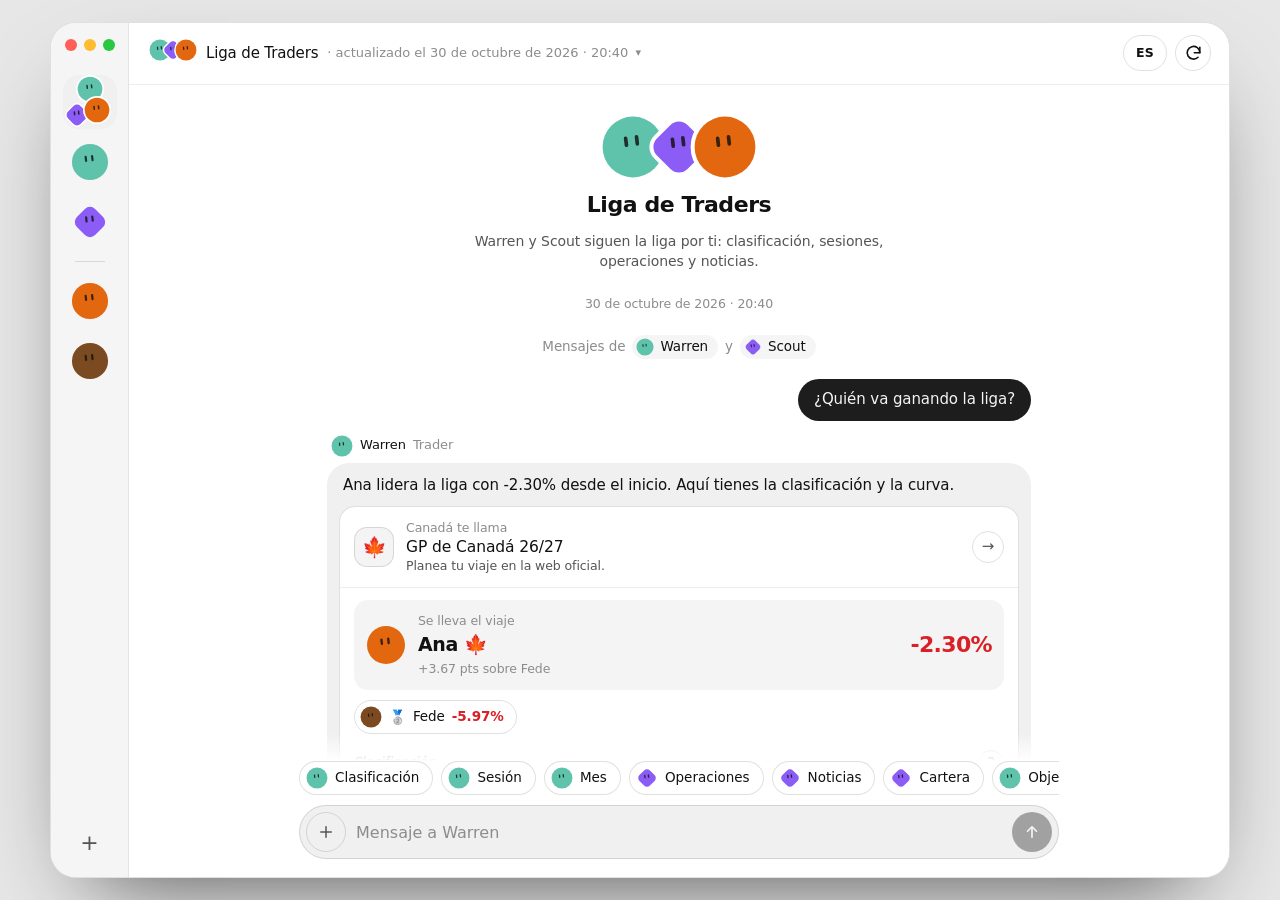
<file: docs/index.html>
<!doctype html>
<html lang="es">
<head>
<meta charset="utf-8">
<meta name="viewport" content="width=device-width, initial-scale=1, viewport-fit=cover">
<!-- Página estática: este HTML, assets/app.css y assets/app.js no se
     regeneran con el ranking. Los datos llegan de api/league.json, que es lo
     único que escribe `python -m trader ranking`. -->
<meta name="theme-color" content="#111111" media="(prefers-color-scheme: dark)">
<meta name="theme-color" content="#ffffff" media="(prefers-color-scheme: light)">
<meta name="description" content="Liga de Traders: Warren y Scout siguen una liga de trading en Revolut — clasificación, sesiones, operaciones y noticias.">
<link rel="icon" href="favicon.ico?v=2" sizes="any">
<link rel="icon" type="image/png" sizes="32x32" href="favicon-32.png?v=2">
<link rel="icon" type="image/png" sizes="192x192" href="icon-android-192.png?v=2">
<link rel="apple-touch-icon" sizes="180x180" href="icon-ios.png?v=2">
<meta property="og:type" content="website">
<meta property="og:locale" content="es_ES">
<meta property="og:title" content="Liga de Traders">
<meta property="og:description" content="Clasificación, sesiones, operaciones y noticias de la liga de trading en Revolut.">
<meta property="og:url" content="https://fedegarlo.github.io/trader/">
<meta property="og:image" content="https://fedegarlo.github.io/trader/og-image.png">
<meta property="og:image:width" content="1200">
<meta property="og:image:height" content="630">
<meta name="twitter:card" content="summary_large_image">
<meta name="twitter:image" content="https://fedegarlo.github.io/trader/og-image.png">
<link rel="manifest" href="manifest-es.webmanifest" id="manifest-link">
<meta name="apple-mobile-web-app-title" content="Liga de Traders" id="app-title-meta">
<title>Liga de Traders</title>
<link rel="stylesheet" href="assets/app.css?v=5">
<script src="assets/i18n.js?v=5" defer></script>
<script src="assets/app.js?v=5" defer></script>
</head>
<body>
<div class="app">
  <!-- escritorio: carril de agentes, como la ventana de Grok Bots -->
  <nav class="rail" id="rail">
    <div class="lights" aria-hidden="true"><i></i><i></i><i></i></div>
    <div id="rail-list" style="display:contents"></div>
    <span class="spacer"></span>
    <a class="rail-plus" id="rail-mail" href="mailto:ligatrader26@gmail.com" aria-label="Enviar posiciones">+</a>
  </nav>

  <section class="pane">
    <header class="topbar">
      <button class="who-pill" id="who" type="button" aria-haspopup="true" aria-expanded="false" aria-controls="who-menu">
        <span id="who-av"></span>
        <span class="nm" id="who-name">Trader League</span>
        <span class="sub" id="who-sub"></span>
        <span class="caret" aria-hidden="true">▾</span>
      </button>
      <div class="tb-actions">
        <button class="rbtn lang" id="lang-btn" type="button" aria-haspopup="true" aria-expanded="false" aria-controls="lang-menu"><span id="lang-label">ES</span></button>
        <button class="rbtn" id="refresh" type="button" aria-label="Actualizar">
          <svg viewBox="0 0 24 24" fill="none" stroke="currentColor" stroke-width="2" stroke-linecap="round" stroke-linejoin="round" aria-hidden="true"><path d="M20 11a8 8 0 1 0-2.3 5.7"/><path d="M20 4v7h-7"/></svg>
        </button>
      </div>
      <div class="menu" id="who-menu" role="menu" hidden></div>
      <div class="menu" id="lang-menu" role="menu" hidden></div>
    </header>

    <div class="scroll" id="scroll">
      <main class="thread" id="thread">
        <div class="loading" id="loading">
          <span class="stack xl" aria-hidden="true"></span>
          <span class="typing"><span class="dots"><i></i><i></i><i></i></span><span id="loading-text">Pinging the league…</span></span>
        </div>
      </main>
    </div>

    <form class="composer" id="composer" autocomplete="off">
      <div class="chips" id="chips"></div>
      <div class="box">
        <a class="plus" id="upload-mail" href="mailto:ligatrader26@gmail.com" aria-label="Enviar posiciones">
          <svg viewBox="0 0 24 24" fill="none" stroke="currentColor" stroke-width="2" stroke-linecap="round" aria-hidden="true"><path d="M12 5v14M5 12h14"/></svg>
        </a>
        <input id="ask" type="text" enterkeyhint="send" autocapitalize="off" spellcheck="false" placeholder="Mensaje a Warren" aria-label="Mensaje">
        <button class="send" id="send" type="submit" disabled aria-label="Enviar">
          <svg viewBox="0 0 24 24" fill="none" stroke="currentColor" stroke-width="2.2" stroke-linecap="round" stroke-linejoin="round" aria-hidden="true"><path d="M12 19V5M6 11l6-6 6 6"/></svg>
        </button>
      </div>
    </form>
  </section>
</div>

<div class="modal" id="modal" aria-hidden="true">
  <div class="sheet" id="sheet" role="dialog" aria-modal="true" aria-label="Detalle">
    <div class="grab"></div>
    <div id="modal-body"></div>
  </div>
</div>
<noscript><p class="foot">Trader League needs JavaScript: the page reads its data from <a href="api/league.json">api/league.json</a>.</p></noscript>
</body>
</html>
</file>
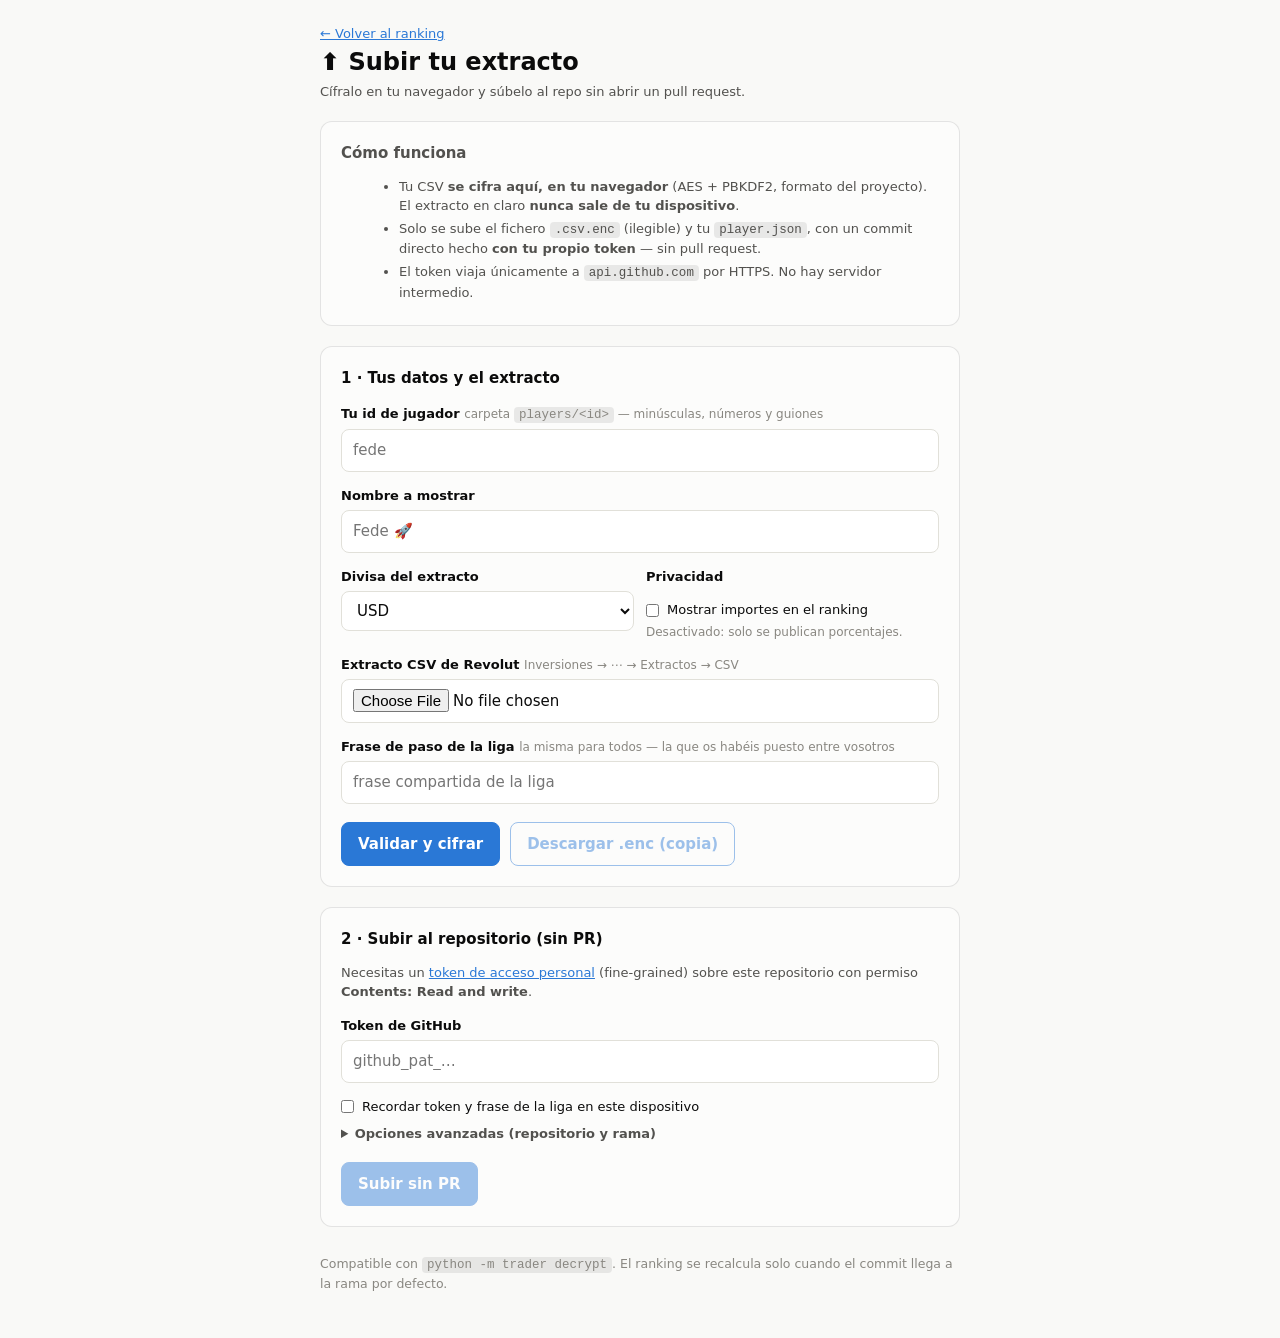
<file: docs/subir.html>
<!doctype html>
<html lang="es">
<head>
<meta charset="utf-8">
<meta name="viewport" content="width=device-width, initial-scale=1">
<title>⬆️ Subir extracto · Trader</title>
<link rel="icon" href="favicon.ico?v=2" sizes="any">
<link rel="icon" type="image/png" sizes="32x32" href="favicon-32.png?v=2">
<link rel="icon" type="image/png" sizes="192x192" href="icon-android-192.png?v=2">
<link rel="apple-touch-icon" sizes="180x180" href="icon-ios.png?v=2">
<style>
  :root {
    color-scheme: light;
    --page: #f9f9f7; --surface: #fcfcfb;
    --ink: #0b0b0b; --ink-2: #52514e; --muted: #898781;
    --grid: #e1e0d9; --ring: rgba(11,11,11,0.10);
    --up: #006300; --down: #d03b3b; --accent: #2a78d6;
    --field: #ffffff;
  }
  @media (prefers-color-scheme: dark) {
    :root:not([data-theme="light"]) {
      color-scheme: dark;
      --page: #0d0d0d; --surface: #1a1a19;
      --ink: #ffffff; --ink-2: #c3c2b7; --muted: #898781;
      --grid: #2c2c2a; --ring: rgba(255,255,255,0.10);
      --up: #0ca30c; --down: #e66767; --accent: #3987e5;
      --field: #111110;
    }
  }
  :root[data-theme="dark"] {
    color-scheme: dark;
    --page: #0d0d0d; --surface: #1a1a19;
    --ink: #ffffff; --ink-2: #c3c2b7; --muted: #898781;
    --grid: #2c2c2a; --ring: rgba(255,255,255,0.10);
    --up: #0ca30c; --down: #e66767; --accent: #3987e5;
    --field: #111110;
  }
  * { box-sizing: border-box; margin: 0; }
  body {
    background: var(--page); color: var(--ink);
    font: 15px/1.5 system-ui, -apple-system, "Segoe UI", sans-serif;
    padding: 24px 16px 48px;
  }
  main { max-width: 640px; margin: 0 auto; display: grid; gap: 20px; }
  a { color: var(--accent); }
  h1 { font-size: 24px; }
  .sub { color: var(--ink-2); font-size: 13px; margin-top: 2px; }
  .back { font-size: 13px; }
  .card {
    background: var(--surface); border: 1px solid var(--ring);
    border-radius: 12px; padding: 20px;
  }
  .card h2 { font-size: 15px; font-weight: 600; margin-bottom: 12px; }
  .note { font-size: 13px; color: var(--ink-2); }
  .note ul { margin: 8px 0 0 18px; }
  .note li { margin: 3px 0; }
  label { display: block; font-size: 13px; font-weight: 600; margin: 14px 0 5px; }
  label .opt { font-weight: 400; color: var(--muted); }
  .hint { font-size: 12px; color: var(--muted); font-weight: 400; margin-top: 3px; }
  input[type=text], input[type=password], input[type=file], select {
    width: 100%; padding: 9px 11px; font: inherit; color: var(--ink);
    background: var(--field); border: 1px solid var(--grid); border-radius: 8px;
  }
  input:focus, select:focus { outline: 2px solid var(--accent); outline-offset: 0; border-color: var(--accent); }
  .row2 { display: grid; grid-template-columns: 1fr 1fr; gap: 12px; }
  .check { display: flex; align-items: center; gap: 8px; margin-top: 14px; font-size: 13px; font-weight: 400; }
  .check input { width: auto; }
  .check label { margin: 0; font-weight: 400; }
  button {
    font: inherit; font-weight: 600; cursor: pointer; border-radius: 8px;
    border: 1px solid var(--accent); background: var(--accent); color: #fff;
    padding: 10px 16px; margin-top: 18px;
  }
  button.secondary { background: transparent; color: var(--accent); }
  button:disabled { opacity: .45; cursor: not-allowed; }
  .actions { display: flex; flex-wrap: wrap; gap: 10px; align-items: center; }
  .status { margin-top: 16px; font-size: 13.5px; display: none; }
  .status.show { display: block; }
  .status .line { padding: 3px 0; display: flex; gap: 8px; align-items: baseline; }
  .status .ok { color: var(--up); } .status .err { color: var(--down); }
  .status .mut { color: var(--muted); }
  .box { border: 1px solid var(--grid); border-radius: 8px; padding: 12px 14px; margin-top: 12px; font-size: 13px; }
  .box.ok { border-color: color-mix(in srgb, var(--up) 45%, var(--grid)); }
  .box.err { border-color: color-mix(in srgb, var(--down) 45%, var(--grid)); }
  .box b { font-weight: 600; }
  code { font-family: ui-monospace, SFMono-Regular, Menlo, monospace; font-size: 12.5px;
         background: color-mix(in srgb, var(--ink) 8%, transparent); padding: 1px 5px; border-radius: 4px; }
  details.adv { margin-top: 8px; }
  details.adv summary { cursor: pointer; font-size: 13px; color: var(--ink-2); font-weight: 600; }
  footer { color: var(--muted); font-size: 12.5px; margin-top: 8px; }
  @media (max-width: 560px) {
    body { padding: 14px 10px 32px; }
    .row2 { grid-template-columns: 1fr; }
  }
</style>
</head>
<body>
<main>
  <header>
    <p class="back"><a href="index.html">← Volver al ranking</a></p>
    <h1>⬆️ Subir tu extracto</h1>
    <p class="sub">Cífralo en tu navegador y súbelo al repo sin abrir un pull request.</p>
  </header>

  <section class="card note">
    <h2>Cómo funciona</h2>
    <ul>
      <li>Tu CSV <b>se cifra aquí, en tu navegador</b> (AES + PBKDF2, formato del proyecto). El extracto en claro <b>nunca sale de tu dispositivo</b>.</li>
      <li>Solo se sube el fichero <code>.csv.enc</code> (ilegible) y tu <code>player.json</code>, con un commit directo hecho <b>con tu propio token</b> — sin pull request.</li>
      <li>El token viaja únicamente a <code>api.github.com</code> por HTTPS. No hay servidor intermedio.</li>
    </ul>
  </section>

  <section class="card">
    <h2>1 · Tus datos y el extracto</h2>

    <label for="pid">Tu id de jugador <span class="hint">carpeta <code>players/&lt;id&gt;</code> — minúsculas, números y guiones</span></label>
    <input type="text" id="pid" placeholder="fede" autocomplete="off" spellcheck="false">

    <label for="name">Nombre a mostrar</label>
    <input type="text" id="name" placeholder="Fede 🚀" autocomplete="off">

    <div class="row2">
      <div>
        <label for="cur">Divisa del extracto</label>
        <select id="cur">
          <option>USD</option><option>EUR</option><option>GBP</option>
        </select>
      </div>
      <div>
        <label>Privacidad</label>
        <div class="check">
          <input type="checkbox" id="amounts">
          <label for="amounts">Mostrar importes en el ranking</label>
        </div>
        <div class="hint">Desactivado: solo se publican porcentajes.</div>
      </div>
    </div>

    <label for="csv">Extracto CSV de Revolut <span class="hint">Inversiones → ⋯ → Extractos → CSV</span></label>
    <input type="file" id="csv" accept=".csv,text/csv">

    <label for="pass">Frase de paso de la liga <span class="hint">la misma para todos — la que os habéis puesto entre vosotros</span></label>
    <input type="password" id="pass" placeholder="frase compartida de la liga" autocomplete="off">

    <div class="actions">
      <button id="btn-check">Validar y cifrar</button>
      <button id="btn-dl" class="secondary" disabled>Descargar .enc (copia)</button>
    </div>
    <div class="status" id="check-status"></div>
  </section>

  <section class="card">
    <h2>2 · Subir al repositorio (sin PR)</h2>
    <p class="note">Necesitas un <a href="https://github.com/settings/tokens?type=beta" target="_blank" rel="noopener">token de acceso personal</a> (fine-grained) sobre este repositorio con permiso <b>Contents: Read and write</b>.</p>

    <label for="token">Token de GitHub</label>
    <input type="password" id="token" placeholder="github_pat_…" autocomplete="off" spellcheck="false">
    <div class="check">
      <input type="checkbox" id="remember">
      <label for="remember">Recordar token y frase de la liga en este dispositivo</label>
    </div>

    <details class="adv">
      <summary>Opciones avanzadas (repositorio y rama)</summary>
      <div class="row2" style="margin-top:10px">
        <div><label for="owner">Owner</label><input type="text" id="owner" autocomplete="off"></div>
        <div><label for="repo">Repo</label><input type="text" id="repo" autocomplete="off"></div>
      </div>
      <label for="branch">Rama <span class="hint">vacío = rama por defecto del repo</span></label>
      <input type="text" id="branch" placeholder="main" autocomplete="off">
    </details>

    <div class="actions">
      <button id="btn-upload" disabled>Subir sin PR</button>
    </div>
    <div class="status" id="upload-status"></div>
  </section>

  <footer>
    Compatible con <code>python -m trader decrypt</code>. El ranking se recalcula solo
    cuando el commit llega a la rama por defecto.
  </footer>
</main>

<script>
"use strict";
const $ = id => document.getElementById(id);
const enc = new TextEncoder();

// ---------- estado ----------
let encryptedFile = null;   // { bytes, filename }
let validation = null;      // resumen del CSV

// ---------- utilidades de status ----------
function statusBox(el) {
  el.classList.add("show"); el.innerHTML = "";
  return {
    line(cls, txt) {
      const d = document.createElement("div"); d.className = "line";
      const s = document.createElement("span"); s.className = cls; s.textContent = txt;
      d.appendChild(s); el.appendChild(d); return s;
    },
    box(cls, html) {
      const d = document.createElement("div"); d.className = "box " + cls;
      d.innerHTML = html; el.appendChild(d); return d;
    },
    clear() { el.innerHTML = ""; },
  };
}

// ---------- validación de extracto Revolut (puerto de trader/revolut.py) ----------
const TYPE_MAP = [
  [/^BUY\b/, "compra"], [/^SELL\b/, "venta"],
  [/^CASH TOP-?UP/, "ingreso"], [/^(CASH WITHDRAWAL|WITHDRAWAL)/, "retirada"],
  [/^DIVIDEND/, "dividendo"], [/^(CUSTODY FEE|FEE|SERVICE FEE)/, "comisión"],
  [/^STOCK SPLIT/, "split"], [/^TRANSFER FROM/, "ingreso"], [/^TRANSFER TO/, "retirada"],
];
function classify(t) {
  const u = (t || "").trim().toUpperCase();
  for (const [re, name] of TYPE_MAP) if (re.test(u)) return name;
  return null;
}
// Parser CSV mínimo con soporte de comillas.
function parseCsv(text) {
  const rows = []; let row = [], field = "", q = false;
  for (let i = 0; i < text.length; i++) {
    const c = text[i];
    if (q) {
      if (c === '"') { if (text[i + 1] === '"') { field += '"'; i++; } else q = false; }
      else field += c;
    } else if (c === '"') q = true;
    else if (c === ",") { row.push(field); field = ""; }
    else if (c === "\n") { row.push(field); rows.push(row); row = []; field = ""; }
    else if (c === "\r") { /* ignore */ }
    else field += c;
  }
  if (field.length || row.length) { row.push(field); rows.push(row); }
  return rows;
}
function parseDate(raw) {
  raw = (raw || "").trim();
  let m = raw.match(/^(\d{4})-(\d{2})-(\d{2})/);
  if (m) return m[1] + "-" + m[2] + "-" + m[3];
  m = raw.match(/^(\d{2})\/(\d{2})\/(\d{4})/);
  if (m) return m[3] + "-" + m[2] + "-" + m[1];
  return null;
}
function validateCsv(text) {
  if (text.charCodeAt(0) === 0xFEFF) text = text.slice(1); // BOM
  const rows = parseCsv(text).filter(r => r.some(c => c.trim() !== ""));
  if (!rows.length) return { ok: false, error: "El CSV está vacío." };
  const header = rows[0].map(h => h.trim().toLowerCase());
  const idx = name => header.indexOf(name);
  if (idx("type") < 0 || idx("date") < 0)
    return { ok: false, error: "No parece un extracto de Revolut: faltan las columnas Date y/o Type." };
  const tI = idx("type"), dI = idx("date");
  let recognized = 0, warnings = 0; const kinds = {}; const days = [];
  for (let r = 1; r < rows.length; r++) {
    const raw = (rows[r][tI] || "").trim();
    if (!raw) continue;
    const k = classify(raw);
    if (!k) { warnings++; continue; }
    const d = parseDate(rows[r][dI]);
    if (!d) { warnings++; continue; }
    recognized++; kinds[k] = (kinds[k] || 0) + 1; days.push(d);
  }
  if (!recognized)
    return { ok: false, error: "No se ha reconocido ninguna operación en el extracto." };
  days.sort();
  return { ok: true, recognized, warnings, kinds, from: days[0], to: days[days.length - 1] };
}

// ---------- cifrado (formato TRADERENC1 + Fernet), todo en el navegador ----------
function bytesToBase64(bytes) {
  let bin = ""; const chunk = 0x8000;
  for (let i = 0; i < bytes.length; i += chunk)
    bin += String.fromCharCode.apply(null, bytes.subarray(i, i + chunk));
  return btoa(bin);
}
async function encryptTraderEnc(plaintextBytes, passphrase) {
  const salt = crypto.getRandomValues(new Uint8Array(16));
  // PBKDF2-HMAC-SHA256, 600k -> 32 bytes crudos
  const base = await crypto.subtle.importKey("raw", enc.encode(passphrase), "PBKDF2", false, ["deriveBits"]);
  const rawBits = await crypto.subtle.deriveBits(
    { name: "PBKDF2", salt, iterations: 600000, hash: "SHA-256" }, base, 256);
  const raw = new Uint8Array(rawBits);
  const signKey = raw.slice(0, 16), encKey = raw.slice(16, 32);
  // token Fernet a mano
  const iv = crypto.getRandomValues(new Uint8Array(16));
  const aesKey = await crypto.subtle.importKey("raw", encKey, { name: "AES-CBC" }, false, ["encrypt"]);
  const ct = new Uint8Array(await crypto.subtle.encrypt({ name: "AES-CBC", iv }, aesKey, plaintextBytes));
  const ts = Math.floor(Date.now() / 1000);
  const header = new Uint8Array(1 + 8 + 16 + ct.length);
  header[0] = 0x80;
  new DataView(header.buffer).setUint32(5, ts >>> 0); // 8 bytes BE; parte alta = 0 hasta 2106
  header.set(iv, 9); header.set(ct, 25);
  const hmacKey = await crypto.subtle.importKey("raw", signKey, { name: "HMAC", hash: "SHA-256" }, false, ["sign"]);
  const mac = new Uint8Array(await crypto.subtle.sign("HMAC", hmacKey, header));
  const token = new Uint8Array(header.length + 32);
  token.set(header, 0); token.set(mac, header.length);
  const tokenB64Url = bytesToBase64(token).replace(/\+/g, "-").replace(/\//g, "_"); // urlsafe, con padding
  const magic = enc.encode("TRADERENC1");
  const tokenAscii = enc.encode(tokenB64Url);
  const out = new Uint8Array(magic.length + 16 + tokenAscii.length);
  out.set(magic, 0); out.set(salt, magic.length); out.set(tokenAscii, magic.length + 16);
  return out;
}

// ---------- GitHub API: commit único con la Git Data API ----------
async function ghCommit({ owner, repo, branch, token, files, message }) {
  const call = async (path, method = "GET", body = null) => {
    const res = await fetch("https://api.github.com/repos/" + owner + "/" + repo + path, {
      method,
      headers: {
        "Authorization": "Bearer " + token,
        "Accept": "application/vnd.github+json",
        "X-GitHub-Api-Version": "2022-11-28",
      },
      body: body ? JSON.stringify(body) : null,
    });
    if (!res.ok) {
      let msg = res.status + " " + res.statusText;
      try { const j = await res.json(); if (j.message) msg += " — " + j.message; } catch (e) {}
      throw new Error(msg);
    }
    return res.status === 204 ? null : res.json();
  };
  if (!branch) {
    const info = await call("");
    branch = info.default_branch;
  }
  const ref = await call("/git/ref/heads/" + encodeURIComponent(branch));
  const baseSha = ref.object.sha;
  const baseCommit = await call("/git/commits/" + baseSha);
  const tree = [];
  for (const f of files) {
    const blob = await call("/git/blobs", "POST", { content: f.base64, encoding: "base64" });
    tree.push({ path: f.path, mode: "100644", type: "blob", sha: blob.sha });
  }
  const newTree = await call("/git/trees", "POST", { base_tree: baseCommit.tree.sha, tree });
  const commit = await call("/git/commits", "POST", { message, tree: newTree.sha, parents: [baseSha] });
  await call("/git/refs/heads/" + encodeURIComponent(branch), "PATCH", { sha: commit.sha });
  return { branch, commit };
}

// Avisa al workflow del ranking para que recalcule ya. Los commits hechos por
// la API no disparan el evento `push`, así que sin esto el dashboard no se
// actualizaría hasta el siguiente cron. Usa el mismo permiso Contents.
async function ghDispatch({ owner, repo, token }) {
  const res = await fetch("https://api.github.com/repos/" + owner + "/" + repo + "/dispatches", {
    method: "POST",
    headers: {
      "Authorization": "Bearer " + token,
      "Accept": "application/vnd.github+json",
      "X-GitHub-Api-Version": "2022-11-28",
    },
    body: JSON.stringify({ event_type: "extracto-subido" }),
  });
  return res.ok; // 204 si va bien; si falla, no es crítico (queda el cron diario)
}

// ---------- autodetección de repo ----------
(function detectRepo() {
  let owner = "fedegarlo", repo = "trader";
  const h = location.hostname;
  if (h.endsWith(".github.io")) {
    owner = h.split(".")[0];
    const seg = location.pathname.split("/").filter(Boolean);
    repo = seg.length ? seg[0] : owner + ".github.io";
  }
  $("owner").value = owner; $("repo").value = repo;
})();
// token y frase recordados
if (localStorage.getItem("trader_token")) { $("token").value = localStorage.getItem("trader_token"); $("remember").checked = true; }
if (localStorage.getItem("trader_pass")) { $("pass").value = localStorage.getItem("trader_pass"); }

// ---------- paso 1: validar + cifrar ----------
$("btn-check").addEventListener("click", async () => {
  const st = statusBox($("check-status"));
  encryptedFile = null; $("btn-dl").disabled = true; $("btn-upload").disabled = true;
  const pid = $("pid").value.trim().toLowerCase();
  const pass = $("pass").value;
  const file = $("csv").files[0];
  if (!/^[a-z0-9-]+$/.test(pid)) return void st.line("err", "El id de jugador solo puede tener minúsculas, números y guiones.");
  if (!$("name").value.trim()) return void st.line("err", "Falta el nombre a mostrar.");
  if (!file) return void st.line("err", "Selecciona tu extracto CSV.");
  if (pass.length < 4) return void st.line("err", "Escribe la frase de paso de la liga.");

  try {
    const buf = new Uint8Array(await file.arrayBuffer());
    const text = new TextDecoder("utf-8").decode(buf);
    const v = validateCsv(text);
    if (!v.ok) return void st.line("err", "❌ " + v.error);
    validation = v;
    st.line("mut", "Cifrando (PBKDF2 600k, puede tardar 1–2 s)…");
    const bytes = await encryptTraderEnc(buf, pass);
    encryptedFile = { bytes, filename: "trades.csv.enc" };
    st.clear();
    const parts = Object.entries(v.kinds).map(([k, n]) => n + " " + k + (n > 1 ? "s" : "")).join(", ");
    st.box("ok",
      "<b>✅ Extracto válido y cifrado</b><br>" +
      v.recognized + " operaciones reconocidas (" + parts + ")<br>" +
      "del " + v.from + " al " + v.to +
      (v.warnings ? "<br><span class='mut'>" + v.warnings + " líneas no reconocidas se ignorarán</span>" : "") +
      "<br><span class='mut'>" + bytes.length + " bytes cifrados · listo para subir</span>");
    $("btn-dl").disabled = false; $("btn-upload").disabled = false;
  } catch (e) {
    st.line("err", "Error al cifrar: " + e.message);
  }
});

// descarga de copia local del .enc
$("btn-dl").addEventListener("click", () => {
  if (!encryptedFile) return;
  const blob = new Blob([encryptedFile.bytes], { type: "application/octet-stream" });
  const a = document.createElement("a");
  a.href = URL.createObjectURL(blob); a.download = encryptedFile.filename; a.click();
  URL.revokeObjectURL(a.href);
});

// ---------- paso 2: subir ----------
$("btn-upload").addEventListener("click", async () => {
  const st = statusBox($("upload-status"));
  if (!encryptedFile) return void st.line("err", "Primero valida y cifra tu extracto.");
  const pid = $("pid").value.trim().toLowerCase();
  const token = $("token").value.trim();
  const owner = $("owner").value.trim(), repo = $("repo").value.trim();
  const branch = $("branch").value.trim();
  if (!token) return void st.line("err", "Introduce tu token de GitHub.");
  if (!owner || !repo) return void st.line("err", "Falta owner o repo (opciones avanzadas).");

  if ($("remember").checked) {
    localStorage.setItem("trader_token", token);
    localStorage.setItem("trader_pass", $("pass").value);
  } else {
    localStorage.removeItem("trader_token");
    localStorage.removeItem("trader_pass");
  }

  const playerJson = JSON.stringify({
    display_name: $("name").value.trim(),
    currency: $("cur").value,
    show_amounts: $("amounts").checked,
  }, null, 2) + "\n";
  const files = [
    { path: "players/" + pid + "/player.json", base64: bytesToBase64(enc.encode(playerJson)) },
    { path: "players/" + pid + "/trades.csv.enc", base64: bytesToBase64(encryptedFile.bytes) },
  ];

  $("btn-upload").disabled = true;
  st.clear(); st.line("mut", "Subiendo a " + owner + "/" + repo + "…");
  try {
    const res = await ghCommit({
      owner, repo, branch, token, files,
      message: "Actualizar extracto de " + pid,
    });
    const kicked = await ghDispatch({ owner, repo, token });
    st.clear();
    st.box("ok",
      "<b>✅ Subido a la rama <code>" + res.branch + "</code></b> — sin pull request.<br>" +
      "Commit <code>" + res.commit.sha.slice(0, 7) + "</code>. " +
      (kicked
        ? "He lanzado el recálculo del ranking; en 1–2 min verás tus datos."
        : "El ranking se actualizará en el próximo recálculo diario."));
    st.box("",
      "Si tu extracto <b>no aparece</b> en el ranking, casi seguro es que la frase de paso no " +
      "coincide con la compartida de la liga: vuelve a subirlo con la frase correcta.");
  } catch (e) {
    st.clear();
    let hint = "";
    if (/40[13]/.test(e.message)) hint = "<br><span class='mut'>Revisa que el token tenga permiso <b>Contents: Read and write</b> sobre " + owner + "/" + repo + ".</span>";
    if (/404/.test(e.message)) hint = "<br><span class='mut'>Repo o rama no encontrados, o el token no tiene acceso.</span>";
    st.box("err", "<b>❌ No se pudo subir</b><br>" + e.message + hint);
    $("btn-upload").disabled = false;
  }
});
</script>
</body>
</html>
</file>
<file: docs/assets/app.css>
/* Trader League — hoja de estilos de la web (estática).
 *
 * La portada es un chat de agentes al estilo de Grok Bots: fondo casi negro,
 * burbujas grises sin borde, los mensajes de «tú» en una burbuja clara a la
 * derecha, avatares-blob de colores planos con dos ojitos, píldoras para las
 * acciones y la barra de mensaje abajo. En escritorio se monta como una
 * ventana de app (semáforo, carril de agentes a la izquierda y el hilo); en
 * el móvil, cabecera con la píldora del agente en el centro y el hilo a
 * pantalla completa.
 *
 * Los colores son tokens: oscuro por defecto (el de Grok) y claro si el
 * sistema lo pide. Las gráficas leen algunos tokens desde JS (--grid,
 * --baseline, --muted, --ink-2, --card, --up, --down, --p*, --g*), así que no
 * se pueden renombrar sin tocar app.js.
 */
:root {
  color-scheme: dark;
  --bg: #050505;          /* fuera de la ventana (escritorio) */
  --pane: #111111;        /* el hilo */
  --rail: #0b0b0b;        /* carril de agentes */
  --bubble: #232323;      /* burbuja de un agente */
  --card: #191919;        /* tarjeta dentro de una burbuja */
  --card-2: #222222;      /* fichas dentro de una tarjeta */
  --hover: rgba(255,255,255,0.05);
  --line: rgba(255,255,255,0.07);
  --line-2: rgba(255,255,255,0.12);
  --ink: #ececec; --ink-2: #a6a6a6; --muted: #747474;
  --me: #ececec; --me-ink: #111111;           /* burbuja de «tú» */
  --btn: #bdbdbd; --btn-ink: #111111;         /* píldora rellena */
  --send: #f2f2f2; --send-ink: #111111;
  --grid: rgba(255,255,255,0.08); --baseline: rgba(255,255,255,0.22);
  --amber: #f5a524;
  /* verde arriba y rojo abajo, como en cualquier bolsa */
  --up: #3dd68c; --down: #ff5c5c;
  --up-soft: rgba(61,214,140,0.14); --down-soft: rgba(255,92,92,0.14);
  /* jugadores: paleta cálida (naranja, marrón y ocres), por orden de id */
  --p1: #ff9040; --p2: #a56b3f; --p3: #e6b93f; --p4: #e2664a;
  --p5: #c2a466; --p6: #ffc487; --p7: #8d7460; --p8: #cf8248;
  /* blobs (la familia de Grok): agentes, tickers, gráficos e insignias */
  --g1: #8b5cf6; --g2: #ee6a2c; --g3: #e94b9a; --g4: #5fc3ac;
  --g5: #f2a03d; --g6: #e15050; --g7: #5b5bd6; --g8: #3b82f6;
  --warren: #5fc3ac; --scout: #8b5cf6;
  --radius: 22px;
}
@media (prefers-color-scheme: light) {
  :root {
    color-scheme: light;
    --bg: #e7e7e7; --pane: #ffffff; --rail: #f5f5f5;
    --bubble: #f0f0f0; --card: #ffffff; --card-2: #f4f4f4;
    --hover: rgba(0,0,0,0.04);
    --line: rgba(0,0,0,0.07); --line-2: rgba(0,0,0,0.12);
    --ink: #111111; --ink-2: #555555; --muted: #8c8c8c;
    --me: #1d1d1d; --me-ink: #f5f5f5;
    --btn: #1d1d1d; --btn-ink: #ffffff;
    --send: #111111; --send-ink: #ffffff;
    --grid: rgba(0,0,0,0.07); --baseline: rgba(0,0,0,0.22);
    --amber: #b86e00;
    --up: #0a7a3f; --down: #d92027;
    --up-soft: rgba(10,122,63,0.12); --down-soft: rgba(217,32,39,0.12);
    --p1: #e2670f; --p2: #7b4a21; --p3: #c08a12; --p4: #a63a1b;
    --p5: #8a6a2c; --p6: #ef9b3d; --p7: #55381f; --p8: #b56a3a;
  }
}

* { box-sizing: border-box; margin: 0; }
html { -webkit-text-size-adjust: 100%; background: var(--pane); }
body {
  background: var(--pane); color: var(--ink);
  font: 15px/1.45 -apple-system, BlinkMacSystemFont, "SF Pro Text", "Inter",
        system-ui, "Segoe UI", Roboto, "Helvetica Neue", sans-serif;
  letter-spacing: -0.006em;
  -webkit-font-smoothing: antialiased;
  min-height: 100vh; min-height: 100dvh;
}
button { font: inherit; color: inherit; }
a { color: inherit; }
.num, td, .v, .w, .pct { font-variant-numeric: tabular-nums; }
.pos { color: var(--up); } .neg { color: var(--down); }
.muted { color: var(--muted); }
[hidden] { display: none !important; }
.clk { cursor: pointer; }
:focus-visible { outline: 2px solid var(--ink-2); outline-offset: 2px; }

/* ---- avatares-blob (SVG pintado desde app.js) ---------------------------- */
.av { display: inline-block; flex: none; width: 28px; height: 28px; }
.av svg { display: block; width: 100%; height: 100%; overflow: visible; }
.av.xs { width: 18px; height: 18px; } .av.sm { width: 22px; height: 22px; }
.av.lg { width: 40px; height: 40px; } .av.xl { width: 64px; height: 64px; }
/* varios agentes juntos («Connect the Bots»): se montan un poco */
.stack { display: inline-flex; align-items: center; flex: none; }
.stack .av + .av { margin-left: -9px; }
/* blobs vivos: parpadean (todos) y miran de reojo (los bots). Cada uno lleva
   su ritmo en --blink/--look y su desfase en --blink-at/--look-at (app.js),
   así que nunca se mueven todos a la vez. Con «reducir movimiento» se
   quedan quietos (regla del final). */
.alive .eye { transform-box: fill-box; transform-origin: center;
              animation: blink var(--blink, 6s) var(--blink-at, 0s) infinite; }
.alive.twice .eye { animation-name: blink-twice; }
.alive.bot .look { animation: look var(--look, 10s) var(--look-at, 0s) ease-in-out infinite; }
.alive.thinking .look { animation: think 1.5s ease-in-out infinite; }
@keyframes blink {
  0%, 95%, 98.5%, 100% { transform: none; }
  96.6% { transform: scaleY(0.1); }
}
@keyframes blink-twice {
  0%, 92%, 94%, 96%, 98.5%, 100% { transform: none; }
  93% { transform: scaleY(0.1); }
  97.2% { transform: scaleY(0.1); }
}
@keyframes look {
  0%, 30% { transform: none; }
  33%, 46% { transform: translate(1.8px, -0.4px); }
  49%, 71% { transform: none; }
  74%, 85% { transform: translate(-1.7px, 0.6px); }
  88%, 100% { transform: none; }
}
@keyframes think {
  0%, 100% { transform: translate(1.6px, -1.4px); }
  50% { transform: translate(-1.4px, -1.4px); }
}
.stack.xl .av + .av { margin-left: -18px; }

/* ---- la app: carril + hilo ---------------------------------------------- */
.app { min-height: 100vh; min-height: 100dvh; }
.rail { display: none; }
.pane { position: relative; min-width: 0; }

/* cabecera del móvil: [idioma] [píldora del agente] [refrescar] */
.topbar {
  position: sticky; top: 0; z-index: 20;
  display: grid; grid-template-columns: 44px 1fr 44px; align-items: center; gap: 10px;
  padding: calc(10px + env(safe-area-inset-top)) 14px 10px;
  background: linear-gradient(var(--pane) 70%, transparent);
}
.rbtn {
  width: 44px; height: 44px; border-radius: 999px; display: grid; place-items: center;
  background: var(--bubble); border: 1px solid var(--line-2); cursor: pointer;
  color: var(--ink); font-size: 13px; font-weight: 600; letter-spacing: 0.02em;
}
.rbtn svg { width: 19px; height: 19px; display: block; }
.rbtn.lang { padding: 0 3px; white-space: nowrap; font-size: 12.5px; }
.rbtn:active { transform: scale(0.96); }
.rbtn.spin svg { animation: spin 0.9s linear infinite; }
@keyframes spin { to { transform: rotate(360deg); } }
.who-pill {
  justify-self: center; display: inline-flex; align-items: center; gap: 9px;
  max-width: 100%; min-width: 0; padding: 6px 16px 6px 7px; border-radius: 999px;
  background: var(--bubble); border: 1px solid var(--line-2); cursor: pointer;
}
.who-pill .nm { font-size: 16px; font-weight: 500; letter-spacing: -0.01em;
                white-space: nowrap; overflow: hidden; text-overflow: ellipsis; }
.who-pill .sub { display: none; }
.who-pill .caret { color: var(--muted); font-size: 11px; margin-left: -2px; }
.tb-actions { display: contents; }
.tb-actions .rbtn.lang { order: -1; }   /* en el móvil el idioma va a la izquierda */
.topbar .who-pill { order: 0; }

/* menús desplegables (agentes, idioma) */
.menu {
  position: absolute; z-index: 40; min-width: 250px; max-width: calc(100vw - 28px); padding: 6px;
  border-radius: 18px; background: var(--card); border: 1px solid var(--line-2);
  box-shadow: 0 24px 48px -18px rgba(0,0,0,0.6); display: grid; gap: 2px;
}
.menu button {
  display: flex; align-items: center; gap: 10px; width: 100%; padding: 9px 10px;
  border: 0; border-radius: 12px; background: transparent; cursor: pointer;
  text-align: left; font-size: 14.5px;
}
.menu button:hover, .menu button[aria-checked="true"] { background: var(--hover); }
.menu .tick { margin-left: auto; opacity: 0; font-size: 13px; }
.menu button[aria-checked="true"] .tick { opacity: 1; }
.menu .mi-sub { color: var(--muted); font-size: 12.5px; display: block; }
.menu .mi-h { color: var(--muted); font-size: 12px; padding: 4px 10px 2px; }
.menu hr { border: 0; border-top: 1px solid var(--line); margin: 4px 6px; }
#who-menu { top: calc(100% - 4px); left: 50%; transform: translateX(-50%); }
#lang-menu { top: calc(100% - 4px); left: 14px; min-width: 170px; }

/* ---- el hilo ------------------------------------------------------------- */
.thread {
  max-width: 760px; margin: 0 auto;
  padding: 4px 14px calc(150px + env(safe-area-inset-bottom));
}
.intro { display: grid; justify-items: center; text-align: center; gap: 10px;
         padding: 22px 8px 6px; }
.intro h1 { font-size: 22px; font-weight: 600; letter-spacing: -0.02em; }
.intro p { color: var(--ink-2); font-size: 14px; max-width: 420px; }
.day { text-align: center; color: var(--muted); font-size: 12.5px; margin: 18px 0 2px; }

/* línea de sistema: «Mensajes de ● Warren y ● Scout», «Rutina ⏱ …» */
.sys { display: flex; justify-content: center; align-items: center; flex-wrap: wrap;
       gap: 4px 7px; margin: 22px 8px 4px; color: var(--muted); font-size: 13.5px;
       text-align: center; }
.sys b { color: var(--ink); font-weight: 500; }
.sys .ico { display: inline-grid; place-items: center; width: 18px; height: 18px;
            border-radius: 999px; border: 1.5px solid var(--muted); font-size: 10px; }
.sys .tag { display: inline-flex; align-items: center; gap: 6px; padding: 2px 10px 2px 4px;
            border-radius: 999px; color: var(--ink); background: var(--hover); }

/* un intercambio: tu pregunta y la respuesta del agente */
.ex { display: grid; gap: 6px; scroll-margin-top: 76px; }
.ex + .ex { margin-top: 18px; }
.sys + .ex > .grp:first-child { margin-top: 14px; }
.me {
  justify-self: end; position: relative; max-width: 84%;
  margin: 16px 0 6px; padding: 10px 16px; border-radius: var(--radius);
  background: var(--me); color: var(--me-ink); font-size: 15px;
}
.me .react { position: absolute; right: -4px; bottom: -14px; width: 26px; height: 26px;
             display: grid; place-items: center; border-radius: 999px; font-size: 13px;
             background: var(--bubble); border: 2px solid var(--pane); }
.grp { display: grid; gap: 6px; justify-items: start; min-width: 0; }
.who { display: flex; align-items: center; gap: 7px; margin: 2px 0 0 4px;
       font-size: 13px; color: var(--muted); }
.who b { color: var(--ink); font-weight: 500; }
.bub {
  min-width: 0; max-width: 100%; padding: 11px 16px; border-radius: var(--radius);
  background: var(--bubble); color: var(--ink); font-size: 15px;
}
.bub.has-card { width: 100%; padding: 12px 12px 12px; }
.bub.has-card > .say { padding: 0 4px; }
.bub .say + .card, .bub .tool + .card { margin-top: 10px; }
.tool { padding: 0 4px; font-size: 14px; color: var(--ink-2); }
.tool b { color: var(--ink); font-weight: 600; }
.tool .ok { color: var(--ink); margin-right: 4px; }
.say + .tool { margin-top: 6px; }

/* tarjeta adjunta dentro de la burbuja (como «Thread · Daily channel re…») */
.card {
  position: relative; min-width: 0; overflow: hidden;
  background: var(--card); border: 1px solid var(--line-2); border-radius: 16px;
  padding: 0 14px 14px;
}
.card + .card { margin-top: 10px; }
.card-h { display: flex; align-items: center; gap: 10px; min-height: 44px;
          margin: 0 -14px 12px; padding: 8px 14px; border-bottom: 1px solid var(--line);
          font-size: 14px; }
.card-h .lbl { color: var(--muted); flex: none; }
.card-h .ttl { min-width: 0; font-weight: 500; white-space: nowrap; overflow: hidden;
               text-overflow: ellipsis; }
.card-h .end { margin-left: auto; flex: none; display: flex; align-items: center; gap: 8px;
               color: var(--muted); font-size: 12.5px; }
.card.warn { border-color: color-mix(in srgb, var(--amber) 45%, transparent); }
.card.warn .card-h .lbl { color: var(--amber); }
.qbtn { width: 26px; height: 26px; border-radius: 999px; display: grid; place-items: center;
        border: 1px solid var(--line-2); background: transparent; cursor: pointer;
        color: var(--ink-2); font-size: 13px; font-weight: 600; flex: none; }
.qbtn:hover { color: var(--ink); background: var(--hover); }

/* acciones: píldora rellena + píldora con borde (Send email / Discard) */
.acts { display: flex; flex-wrap: wrap; gap: 8px; margin-top: 12px; }
.pill {
  display: inline-flex; align-items: center; gap: 7px; height: 38px; padding: 0 17px;
  border-radius: 999px; border: 1px solid var(--line-2); background: transparent;
  color: var(--ink); font-size: 14.5px; cursor: pointer; text-decoration: none;
  white-space: nowrap;
}
.pill:hover { background: var(--hover); }
.pill.fill { background: var(--btn); color: var(--btn-ink); border-color: transparent; }
.pill.fill:hover { filter: brightness(1.06); }
.pill:active { transform: scale(0.98); }
.pill.sm { height: 32px; padding: 0 13px; font-size: 13.5px; }

/* «••● Pensando…»: píldora ámbar con puntos (como «Pinging Travel…») */
.typing { display: inline-flex; align-items: center; gap: 9px; padding: 7px 15px 7px 12px;
          border-radius: 999px; color: var(--amber); font-size: 14px;
          background: color-mix(in srgb, var(--amber) 8%, transparent);
          border: 1px solid color-mix(in srgb, var(--amber) 32%, transparent); }
.dots { display: inline-flex; gap: 4px; }
.dots i { width: 6px; height: 6px; border-radius: 999px; background: currentColor;
          opacity: 0.35; animation: blink 1.2s infinite; }
.dots i:nth-child(2) { animation-delay: 0.2s; } .dots i:nth-child(3) { animation-delay: 0.4s; }
@keyframes blink { 40% { opacity: 1; } }
.loading { display: grid; justify-items: center; gap: 18px; padding: 18vh 0 0; }

/* ---- módulos dentro de las tarjetas -------------------------------------- */
.kicker { color: var(--muted); font-size: 12.5px; }
.big { font-size: 26px; font-weight: 600; letter-spacing: -0.03em; line-height: 1.1; }
.row { display: flex; align-items: center; gap: 10px; min-width: 0; }
.grow { flex: 1 1 auto; min-width: 0; }
.ell { overflow: hidden; text-overflow: ellipsis; white-space: nowrap; }
.key { display: inline-block; width: 9px; height: 9px; border-radius: 999px; flex: none;
       vertical-align: middle; margin-right: 7px; }

/* cabeceras de Gran Premio: enlace a la web oficial del destino. Planas,
   como la cabecera de cualquier otra tarjeta (nada de degradados): la
   ficha del icono, el titular y una flecha en su botón redondo. */
.gpban { display: flex; align-items: center; gap: 12px; margin: 0 -14px 12px;
         padding: 12px 14px; text-decoration: none; color: var(--ink);
         border-bottom: 1px solid var(--line); }
.gpban:hover { background: var(--hover); }
.gpban .cicon { flex: none; width: 40px; height: 40px; border-radius: 13px;
                display: grid; place-items: center; font-size: 20px;
                background: var(--card-2); border: 1px solid var(--line-2); }
.gpban .ctext { flex: 1 1 0; min-width: 0; }
.gpban .ckicker { display: block; font-size: 12.5px; color: var(--muted); }
.gpban .cmain { display: block; font-size: 15.5px; font-weight: 500; line-height: 1.25; }
.gpban .csub { display: block; font-size: 12.5px; color: var(--ink-2); }
.gpban .carrow { flex: none; width: 32px; height: 32px; border-radius: 999px;
                 display: grid; place-items: center; font-size: 15px;
                 border: 1px solid var(--line-2); color: var(--ink-2); }
.gpban:hover .carrow { color: var(--ink); }

/* quién va ganando (la general o el mes) y su podio */
.gp-lead { display: flex; align-items: center; gap: 12px; padding: 12px;
           border-radius: 14px; background: var(--card-2); }
.gp-lead.clk:hover { background: var(--hover); }
.gp-lead .gp-l { flex: 1 1 auto; min-width: 0; }
.gp-name { display: flex; align-items: center; gap: 6px; font-size: 19px; font-weight: 600;
           letter-spacing: -0.02em; margin-top: 1px; }
.gp-name > span:first-child { overflow: hidden; text-overflow: ellipsis; white-space: nowrap; }
.gp-gap { color: var(--muted); font-size: 12.5px; margin-top: 1px; }
.gp-cum { flex: none; font-size: 22px; font-weight: 600; letter-spacing: -0.03em; }
.gp-podium { display: flex; flex-wrap: wrap; align-items: center; gap: 8px; margin-top: 10px; }
.gp-chip { display: inline-flex; align-items: center; gap: 7px; height: 34px;
           padding: 0 12px 0 5px; border-radius: 999px; border: 1px solid var(--line-2);
           font-size: 13.5px; }
.gp-chip:hover { background: var(--hover); }
.gp-chip .m { font-size: 14px; }
.gp-chip .v { font-weight: 600; }
.treat { display: flex; align-items: center; flex-wrap: wrap; gap: 7px; margin-top: 10px;
         color: var(--ink-2); font-size: 13.5px; }
.tchip { display: inline-flex; align-items: center; gap: 6px; height: 28px; padding: 0 11px;
         border-radius: 999px; border: 1px solid var(--line-2); background: transparent;
         cursor: pointer; font-size: 13px; color: var(--ink); }
.tchip:hover { background: var(--hover); }
.tchip .eur { color: var(--g5); font-weight: 600; letter-spacing: 0.04em; }
.sub-h { display: flex; align-items: center; gap: 10px; margin: 16px 0 6px;
         font-size: 13.5px; color: var(--ink-2); }
.sub-h .qbtn { margin-left: auto; }

/* tablas: clasificación, campeón de cada día, detalle mensual */
.overx { overflow-x: auto; }
table { border-collapse: collapse; width: 100%; font-size: 14px; }
th, td { padding: 9px 8px; text-align: right; white-space: nowrap; }
th { color: var(--muted); font-size: 12px; font-weight: 500; border-bottom: 1px solid var(--line); }
td { border-bottom: 1px solid var(--line); }
tr:last-child td { border-bottom: none; }
th:first-child, td:first-child, th.name, td.name { text-align: left; }
td.name { width: 100%; }
td.rank { color: var(--muted); width: 1%; }
td.big { font-weight: 600; font-size: 14px; letter-spacing: 0; }
tr.clk:hover td { background: var(--hover); }
#standings tr.lead td { background: color-mix(in srgb, var(--lead, var(--g5)) 12%, transparent); }
#standings tr.lead td:first-child { border-radius: 10px 0 0 10px; }
#standings tr.lead td:last-child { border-radius: 0 10px 10px 0; }
td.empty { color: var(--muted); text-align: left; }
@media (max-width: 420px) { #standings th { white-space: normal; } }

/* mejor del día / mes pasado: titular + % */
.headline { display: flex; align-items: center; gap: 12px; }
.headline .grow { flex: 1 1 auto; min-width: 0; }
.headline .nm { font-size: 18px; font-weight: 600; letter-spacing: -0.02em;
                display: flex; align-items: center; gap: 7px; flex-wrap: wrap; }
.closed-tag { font-size: 11.5px; font-weight: 500; color: var(--ink-2); padding: 2px 9px;
              border-radius: 999px; border: 1px solid var(--line-2); }

/* gráfica del mes */
.mchart { margin-top: 6px; }
.mchart svg { display: block; width: 100%; height: auto; }
.legend { display: flex; flex-wrap: wrap; gap: 6px 14px; margin-top: 8px;
          font-size: 13px; color: var(--ink-2); }
.legend > span { display: inline-flex; align-items: center; }
.legend .mval { margin-left: 6px; font-weight: 600; }
.legend .mtrophy { margin-right: 4px; }

/* listas (operaciones, noticias, sesión extendida, objetivo…) */
.li { display: flex; align-items: center; gap: 10px; padding: 10px 6px;
      margin: 0 -6px; border-radius: 12px; text-decoration: none; color: inherit; }
.li + .li { box-shadow: 0 -1px 0 var(--line); }
.li.clk:hover, a.li:hover { background: var(--hover); box-shadow: none; }
.li.clk:hover + .li, a.li:hover + .li { box-shadow: none; }
.logo, .mono { flex: none; border-radius: 999px; object-fit: cover; background: var(--card-2); }
.mono { display: inline-grid; place-items: center; color: #fff; font-weight: 600; }
.li .sym { font-weight: 600; white-space: nowrap; }
.li .sub { color: var(--muted); font-size: 12.5px; }
.li .end { margin-left: auto; flex: none; text-align: right; }
.op-act { flex: none; font-size: 12px; padding: 2px 9px; border-radius: 999px;
          border: 1px solid var(--line-2); }
.op-act.buy { color: var(--up); } .op-act.sell { color: var(--down); }
.op-name { display: inline-flex; align-items: center; margin-left: auto; min-width: 0;
           color: var(--ink-2); font-size: 13.5px; }
.op-name .nm { overflow: hidden; text-overflow: ellipsis; white-space: nowrap; }
.op-date { flex: none; color: var(--muted); font-size: 12.5px; }
.op-name.clk:hover .nm { color: var(--ink); text-decoration: underline; }
.nw-b { min-width: 0; flex: 1 1 auto; }
.nw-t { font-size: 14px; line-height: 1.35; display: -webkit-box; -webkit-box-orient: vertical;
        -webkit-line-clamp: 2; overflow: hidden; }
.nw-m { color: var(--muted); font-size: 12px; margin-top: 3px;
        overflow: hidden; text-overflow: ellipsis; white-space: nowrap; }
.nw-m .sym { color: var(--ink-2); font-weight: 600; }
.li { align-items: center; }
a.li.nw-row { align-items: flex-start; }
.ext-row .px { color: var(--ink-2); font-size: 13.5px; }
.ext-row .pct { min-width: 66px; text-align: right; font-weight: 600; }
.note { color: var(--muted); font-size: 12.5px; margin-top: 10px; }
.pulse { display: inline-block; width: 7px; height: 7px; border-radius: 999px;
         background: var(--amber); animation: pulse 2.2s infinite; }
@keyframes pulse { 0% { box-shadow: 0 0 0 0 color-mix(in srgb, var(--amber) 60%, transparent); }
                   70%, 100% { box-shadow: 0 0 0 7px transparent; } }

/* listados largos: 5 y el resto detrás de «ver más» */
.xtra { display: none !important; }
.more { display: flex; align-items: center; justify-content: center; width: 100%;
        height: 36px; margin-top: 10px; border-radius: 999px; cursor: pointer;
        border: 1px solid var(--line-2); background: transparent; font-size: 13.5px;
        color: var(--ink-2); }
.more:hover { color: var(--ink); background: var(--hover); }

/* insights automáticos */
.ai-badge { font-size: 11px; font-weight: 600; letter-spacing: 0.05em; color: #fff;
            padding: 2px 8px; border-radius: 999px; background: var(--g1); }
.insight { display: flex; gap: 12px; align-items: center; padding: 10px 0;
           font-size: 14.5px; line-height: 1.4; transition: opacity 0.45s ease; }
.insight + .insight { border-top: 1px solid var(--line); }
.insight .ic { flex: none; width: 34px; height: 34px; border-radius: 999px; display: grid;
               place-items: center; font-size: 16px; background: var(--card-2); }
.insight b { font-weight: 600; }
.live { display: inline-flex; align-items: center; gap: 6px; }
.live .pulse { background: var(--g4); }

/* tarta de cartera */
.donut-wrap { display: flex; align-items: center; gap: 18px; }
.donut { flex: none; display: block; }
.donut-legend { flex: 1 1 0; min-width: 0; list-style: none; padding: 0;
                display: grid; gap: 8px; }
.dl { display: flex; align-items: center; gap: 9px; font-size: 13.5px; }
.dl .dot { width: 10px; height: 10px; border-radius: 3px; flex: none; }
.dl .tk { font-weight: 500; overflow: hidden; text-overflow: ellipsis; white-space: nowrap; }
.dl .w { margin-left: auto; color: var(--ink-2); }
.dl.clk:hover .tk { text-decoration: underline; }
.donut-center { fill: var(--ink); font-weight: 600; }
.donut-sub { fill: var(--muted); }
.wallet + .wallet { border-top: 1px solid var(--line); margin-top: 12px; padding-top: 12px; }
.whead { display: flex; align-items: center; gap: 8px; font-weight: 500; margin-bottom: 10px; }
.whead .top { margin-left: auto; color: var(--muted); font-size: 12.5px; font-weight: 400; }

/* detalle mensual */
details + details { border-top: 1px solid var(--line); }
summary { display: flex; align-items: center; gap: 8px; padding: 11px 2px; cursor: pointer;
          font-weight: 500; list-style: none; }
summary::-webkit-details-marker { display: none; }
summary::after { content: "›"; margin-left: auto; color: var(--muted); font-size: 18px;
                 transition: transform 0.15s ease; }
details[open] summary::after { transform: rotate(90deg); }
details .overx { padding-bottom: 8px; }

/* objetivo de la liga */
.goal-count { text-align: right; line-height: 1.05; }
.goal-count .num { font-size: 24px; font-weight: 600; letter-spacing: -0.03em; }
.goal-count .lbl { display: block; color: var(--muted); font-size: 12px; }
.goal-row { padding: 10px 6px; margin: 0 -6px; border-radius: 12px; }
.goal-row + .goal-row { box-shadow: 0 -1px 0 var(--line); }
.goal-row:hover { background: var(--hover); }
.goal-top { display: flex; align-items: center; gap: 8px; font-size: 14px; }
.goal-top .nm { font-weight: 500; }
.goal-top .pct { margin-left: auto; font-weight: 600; }
.goal-top .pct.done { color: var(--up); }
.goal-top .pct.hidden { color: var(--muted); font-weight: 400; }
.goal-bar { height: 8px; border-radius: 999px; margin-top: 8px; background: var(--card-2);
            overflow: hidden; }
.goal-bar > span { display: block; height: 100%; border-radius: 999px; min-width: 3px; }
.goal-bar.priv { background: repeating-linear-gradient(115deg, var(--grid) 0 6px, transparent 6px 12px); }
.goal-meta { color: var(--muted); font-size: 12.5px; margin-top: 5px; }

/* insignias: récord + carrusel */
.record { display: flex; align-items: center; gap: 12px; padding: 12px; border-radius: 14px;
          background: var(--card-2); margin-bottom: 12px; }
.record .grow { flex: 1 1 auto; min-width: 0; }
.record .big { color: var(--up); }
.record .rtk { font-size: 15px; font-weight: 600; color: var(--ink-2); margin-left: 6px; }
.badge-rail { display: flex; gap: 10px; overflow-x: auto; scroll-snap-type: x mandatory;
              overscroll-behavior-x: contain; margin: 0 -14px; padding: 2px 14px 4px;
              scroll-padding-left: 14px; scrollbar-width: none; }
.badge-rail::-webkit-scrollbar { display: none; }
.badge { display: flex; align-items: flex-start; gap: 11px; padding: 12px 14px;
         border-radius: 18px; background: var(--card-2); flex: 0 0 clamp(190px, 70%, 228px);
         scroll-snap-align: start; }
.badge.prov { outline: 1px dashed var(--line-2); outline-offset: -1px; }
.badge .bico { flex: none; width: 38px; height: 38px; }
.bico svg, .mbadge-chip .i svg { display: block; width: 100%; height: 100%; }
.badge .btext { min-width: 0; }
.badge .btitle { font-weight: 500; font-size: 14px; line-height: 1.25; }
.badge .bwho { display: flex; align-items: center; margin-top: 4px; font-size: 13px; color: var(--ink-2); }
.badge .bmeta { font-size: 12px; color: var(--muted); margin-top: 2px; }
.badge .ptag { font-size: 11px; color: var(--amber); margin-top: 3px; }
.badge-nav { display: flex; justify-content: center; align-items: center; gap: 6px; margin-top: 10px; }
.badge-nav button { width: 6px; height: 6px; padding: 0; border: 0; border-radius: 999px;
                    background: var(--line-2); cursor: pointer; transition: width .18s ease; }
.badge-nav button.on { width: 18px; background: var(--ink-2); }
.badge-nav .count { font-size: 12px; color: var(--muted); }

/* ---- barra de mensaje ---------------------------------------------------- */
.composer {
  position: fixed; left: 0; right: 0; bottom: 0; z-index: 25;
  padding: 22px 14px calc(12px + env(safe-area-inset-bottom));
  background: linear-gradient(transparent, var(--pane) 20px);
}
.composer > * { max-width: 760px; margin-left: auto; margin-right: auto; }
.chips { display: flex; gap: 8px; overflow-x: auto; scrollbar-width: none; padding-bottom: 10px; }
.chips::-webkit-scrollbar { display: none; }
.chip { flex: none; display: inline-flex; align-items: center; gap: 7px; height: 34px;
        padding: 0 13px 0 6px; border-radius: 999px; cursor: pointer; font-size: 13.5px;
        border: 1px solid var(--line-2); background: var(--pane); color: var(--ink); }
.chip:hover { background: var(--bubble); }
.chip.on { color: var(--warren); border-color: color-mix(in srgb, var(--warren) 50%, transparent);
           background: color-mix(in srgb, var(--warren) 10%, var(--pane)); }
.box { display: flex; align-items: center; gap: 8px; padding: 6px; border-radius: 999px;
       background: var(--bubble); border: 1px solid var(--line-2); }
.plus { flex: none; width: 40px; height: 40px; border-radius: 999px; display: grid;
        place-items: center; border: 1px solid var(--line-2); color: var(--ink-2);
        text-decoration: none; }
.plus:hover { color: var(--ink); background: var(--hover); }
.plus svg { width: 18px; height: 18px; }
.box input { flex: 1 1 auto; min-width: 0; height: 40px; border: 0; outline: 0;
             background: transparent; color: var(--ink); font: inherit; font-size: 16px; }
.box input::placeholder { color: var(--muted); }
.send { flex: none; width: 40px; height: 40px; border-radius: 999px; border: 0; cursor: pointer;
        display: grid; place-items: center; background: var(--send); color: var(--send-ink);
        transition: opacity .15s ease; }
.send:disabled { opacity: 0.35; cursor: default; }
.send svg { width: 18px; height: 18px; }

/* pie de página */
.foot { color: var(--muted); font-size: 12px; text-align: center; line-height: 1.5;
        margin: 26px auto 0; max-width: 560px; }
.foot a { color: var(--ink-2); }

/* ---- ficha de detalle (hoja inferior en el móvil, diálogo en escritorio) -- */
.modal { position: fixed; inset: 0; z-index: 60; display: flex; align-items: flex-end;
         justify-content: center; background: rgba(0,0,0,0.55); opacity: 0;
         pointer-events: none; transition: opacity .2s ease; }
.modal.open { opacity: 1; pointer-events: auto; }
.sheet { position: relative; width: 100%; max-height: 92vh; max-height: 92dvh; overflow-y: auto;
         overscroll-behavior: contain; background: var(--pane); color: var(--ink);
         border: 1px solid var(--line-2); border-bottom: 0; border-radius: 26px 26px 0 0;
         padding: 8px 18px calc(24px + env(safe-area-inset-bottom));
         transform: translateY(100%); transition: transform .26s cubic-bezier(.2,.8,.2,1); }
.modal.open .sheet { transform: none; }
.sheet.closing { transform: translateY(100%); }
.grab { width: 40px; height: 5px; border-radius: 999px; background: var(--line-2);
        margin: 0 auto 10px; cursor: pointer; }
.mclose { position: absolute; top: 14px; right: 14px; width: 34px; height: 34px;
          border-radius: 999px; border: 1px solid var(--line-2); background: var(--bubble);
          cursor: pointer; display: grid; place-items: center; font-size: 14px; color: var(--ink-2); }
.mhead { display: flex; align-items: center; gap: 12px; padding: 8px 44px 14px 0; }
.mtitle { min-width: 0; }
.mtitle .t1 { font-size: 20px; font-weight: 600; letter-spacing: -0.02em;
              display: flex; align-items: center; gap: 8px; flex-wrap: wrap; }
.mtitle .t2 { color: var(--muted); font-size: 13.5px; }
.mbadge { font-size: 13px; font-weight: 600; padding: 2px 9px; border-radius: 999px;
          background: var(--up-soft); color: var(--up); }
.mbadge.neg { background: var(--down-soft); color: var(--down); }
.mbadge.rank { background: var(--bubble); color: var(--ink); }
.tiles { display: grid; grid-template-columns: repeat(3, minmax(0, 1fr)); gap: 8px; margin-top: 8px; }
.tile { background: var(--bubble); border-radius: 16px; padding: 10px 12px; min-width: 0; }
.tile .k { color: var(--muted); font-size: 12px; overflow: hidden; text-overflow: ellipsis; white-space: nowrap; }
.tile .v { font-size: 17px; font-weight: 600; margin-top: 2px; }
.msec { margin-top: 18px; }
.msec > .h { color: var(--ink-2); font-size: 13px; margin-bottom: 8px; }
.mtext { font-size: 14.5px; color: var(--ink); }
.mnote { color: var(--muted); font-size: 12.5px; margin-top: 16px; }
.mnote a { color: var(--ink-2); }
.mspark { height: 110px; }
svg.spark { display: block; width: 100%; height: 100%; }
.formula { display: flex; align-items: center; gap: 10px; padding: 10px 12px; margin-top: 6px;
           border-radius: 14px; background: var(--bubble); font-family: ui-monospace, Menlo, monospace;
           font-size: 13px; overflow-x: auto; white-space: nowrap; }
.formula .lbl { font-family: inherit; color: var(--muted); }
.chips-w { display: flex; flex-wrap: wrap; gap: 8px; }
.chip-tk { display: inline-flex; align-items: center; gap: 7px; height: 34px; padding: 0 12px 0 5px;
           border-radius: 999px; border: 1px solid var(--line-2); font-size: 13.5px; }
.chip-tk.clk:hover { background: var(--hover); }
.chip-tk .w { color: var(--muted); }
.holder-row, .mini-row { display: flex; align-items: center; gap: 10px; padding: 9px 6px;
                         margin: 0 -6px; border-radius: 12px; }
.holder-row + .holder-row, .mini-row + .mini-row { box-shadow: 0 -1px 0 var(--line); }
.holder-row.clk:hover { background: var(--hover); }
.holder-row .nm { display: flex; align-items: center; gap: 8px; min-width: 0; }
.holder-row .w, .mini-row .v { margin-left: auto; font-weight: 600; }
.mini-row .dt { color: var(--ink-2); }
.holder-row .w:not(.pos):not(.neg) { color: var(--ink-2); font-weight: 400; }
.revolut { display: flex; gap: 8px; }
.rev-btn { flex: 1 1 0; justify-content: center; }
.rev-note { color: var(--muted); font-size: 12.5px; margin-top: 8px; }
.consensus { display: flex; align-items: center; gap: 10px; flex-wrap: wrap; }
.cbadge { font-weight: 600; font-size: 13.5px; padding: 3px 11px; border-radius: 999px;
          background: var(--bubble); }
.cbadge.pos { background: var(--up-soft); } .cbadge.neg { background: var(--down-soft); }
.cmeta { color: var(--muted); font-size: 13px; }
.distbar { display: flex; height: 8px; border-radius: 999px; overflow: hidden; gap: 2px; margin-top: 12px; }
.distlegend { display: flex; flex-wrap: wrap; gap: 4px 12px; margin-top: 8px; font-size: 12.5px; color: var(--ink-2); }
.distlegend .sw { display: inline-block; width: 8px; height: 8px; border-radius: 3px; margin-right: 5px; }
.target { margin-top: 10px; font-size: 14px; }
.target .rng { color: var(--muted); font-size: 13px; }
.news-links { display: flex; flex-wrap: wrap; gap: 8px; margin-top: 10px; }
.news-links a { display: inline-flex; align-items: center; gap: 5px; height: 32px; padding: 0 12px;
                border-radius: 999px; border: 1px solid var(--line-2); font-size: 13px;
                text-decoration: none; color: var(--ink-2); }
.news-links a:hover { color: var(--ink); background: var(--hover); }
.nextstep { padding: 12px; border-radius: 16px; background: var(--bubble); }
.nextstep .top { display: flex; align-items: center; gap: 9px; }
.nextstep .act { font-size: 12px; font-weight: 600; padding: 2px 9px; border-radius: 999px;
                 background: var(--up-soft); color: var(--up); }
.nextstep .act.neg { background: var(--down-soft); color: var(--down); }
.nextstep .ttl { font-weight: 600; }
.nextstep .body { color: var(--ink-2); font-size: 13.5px; margin-top: 8px; }
.nextstep .dis { color: var(--muted); font-size: 12px; margin-top: 6px; }
.mbadges { display: flex; flex-wrap: wrap; gap: 8px; }
.mbadge-chip { display: inline-flex; align-items: center; gap: 7px; height: 34px;
               padding: 0 12px 0 5px; border-radius: 999px; background: var(--bubble); font-size: 13.5px; }
.mbadge-chip.prov { outline: 1px dashed var(--line-2); }
.mbadge-chip .i { width: 24px; height: 24px; }
table.scale td { white-space: normal; vertical-align: top; }
table.scale .where { text-align: left; }
table.scale .eur { color: var(--g5); font-weight: 600; margin-right: 6px; }
table.scale .ex { display: block; color: var(--muted); font-size: 12px; }
table.scale tr.on td { background: color-mix(in srgb, var(--g5) 12%, transparent); }
table.scale .rng { text-align: left; color: var(--ink-2); white-space: nowrap; }

/* ---- escritorio: ventana de app con el carril de agentes ----------------- */
@media (min-width: 900px) {
  html, body { background: var(--bg); }
  body { padding: 22px; height: 100vh; height: 100dvh; overflow: hidden; }
  .app {
    display: grid; grid-template-columns: 78px minmax(0, 1fr);
    max-width: 1180px; height: 100%; min-height: 0; margin: 0 auto;
    border-radius: 26px; overflow: hidden; background: var(--pane);
    border: 1px solid var(--line-2); box-shadow: 0 40px 90px -40px rgba(0,0,0,0.7);
  }
  .rail { display: flex; flex-direction: column; align-items: center; gap: 6px;
          padding: 16px 0 14px; background: var(--rail); border-right: 1px solid var(--line);
          overflow-y: auto; scrollbar-width: none; }
  .lights { display: flex; gap: 7px; margin-bottom: 18px; }
  .lights i { width: 12px; height: 12px; border-radius: 999px; background: #ff5f57; }
  .lights i:nth-child(2) { background: #febc2e; } .lights i:nth-child(3) { background: #28c840; }
  .rail-it { width: 54px; height: 54px; border-radius: 16px; display: grid; place-items: center;
             border: 0; background: transparent; cursor: pointer; position: relative; }
  .rail-it:hover { background: var(--hover); }
  .rail-it[aria-current="true"] { background: var(--bubble); }
  .rail-it .av { width: 38px; height: 38px; }
  .rail-it .stack .av { width: 26px; height: 26px; }
  .rail-it .stack { flex-wrap: wrap; width: 40px; justify-content: center; }
  .rail-it .stack .av + .av { margin-left: -6px; }
  .rail-it .stack .av:nth-child(3) { margin-top: -10px; }
  .rail hr { width: 30px; border: 0; border-top: 1px solid var(--line-2); margin: 6px 0; }
  .rail .spacer { flex: 1 1 auto; }
  .rail .rail-plus { width: 40px; height: 40px; border-radius: 999px; display: grid; place-items: center;
                     color: var(--ink-2); text-decoration: none; font-size: 22px; font-weight: 300; }
  .rail .rail-plus:hover { background: var(--hover); color: var(--ink); }
  .pane { display: flex; flex-direction: column; min-height: 0; }
  .topbar { position: relative; grid-template-columns: minmax(0, 1fr) auto; padding: 12px 18px;
            border-bottom: 1px solid var(--line); background: var(--pane); }
  .topbar .who-pill { justify-self: start; background: transparent; border: 0; padding: 4px 8px 4px 2px; }
  .who-pill .nm { font-size: 15px; }
  .who-pill .sub { display: inline; color: var(--muted); font-size: 13px; white-space: nowrap; }
  .tb-actions { display: flex; gap: 8px; }
  .tb-actions .rbtn { width: 36px; height: 36px; background: transparent; border-color: var(--line-2); }
  .tb-actions .rbtn.lang { order: 0; width: auto; padding: 0 12px; }
  #who-menu { left: 14px; transform: none; }
  #lang-menu { left: auto; right: 18px; }
  .scroll { flex: 1 1 auto; min-height: 0; overflow-y: auto; }
  .thread { padding: 8px 28px 30px; }
  .composer { position: relative; flex: none; padding: 0 28px 18px; background: var(--pane); }
  .composer::before { content: ""; position: absolute; left: 0; right: 0; top: -28px; height: 28px;
                      background: linear-gradient(transparent, var(--pane)); pointer-events: none; }
  .ex { scroll-margin-top: 12px; }
  .modal { align-items: center; padding: 24px; }
  .sheet { width: min(560px, 100%); border-radius: 26px; border-bottom: 1px solid var(--line-2);
           transform: translateY(16px) scale(0.98); opacity: 0;
           transition: transform .2s ease, opacity .2s ease; }
  .modal.open .sheet { opacity: 1; }
  .sheet.closing { transform: translateY(16px) scale(0.98); opacity: 0; }
  .grab { display: none; }
}
@media (prefers-reduced-motion: reduce) {
  *, *::before, *::after { animation: none !important; transition: none !important; }
}
</file>
